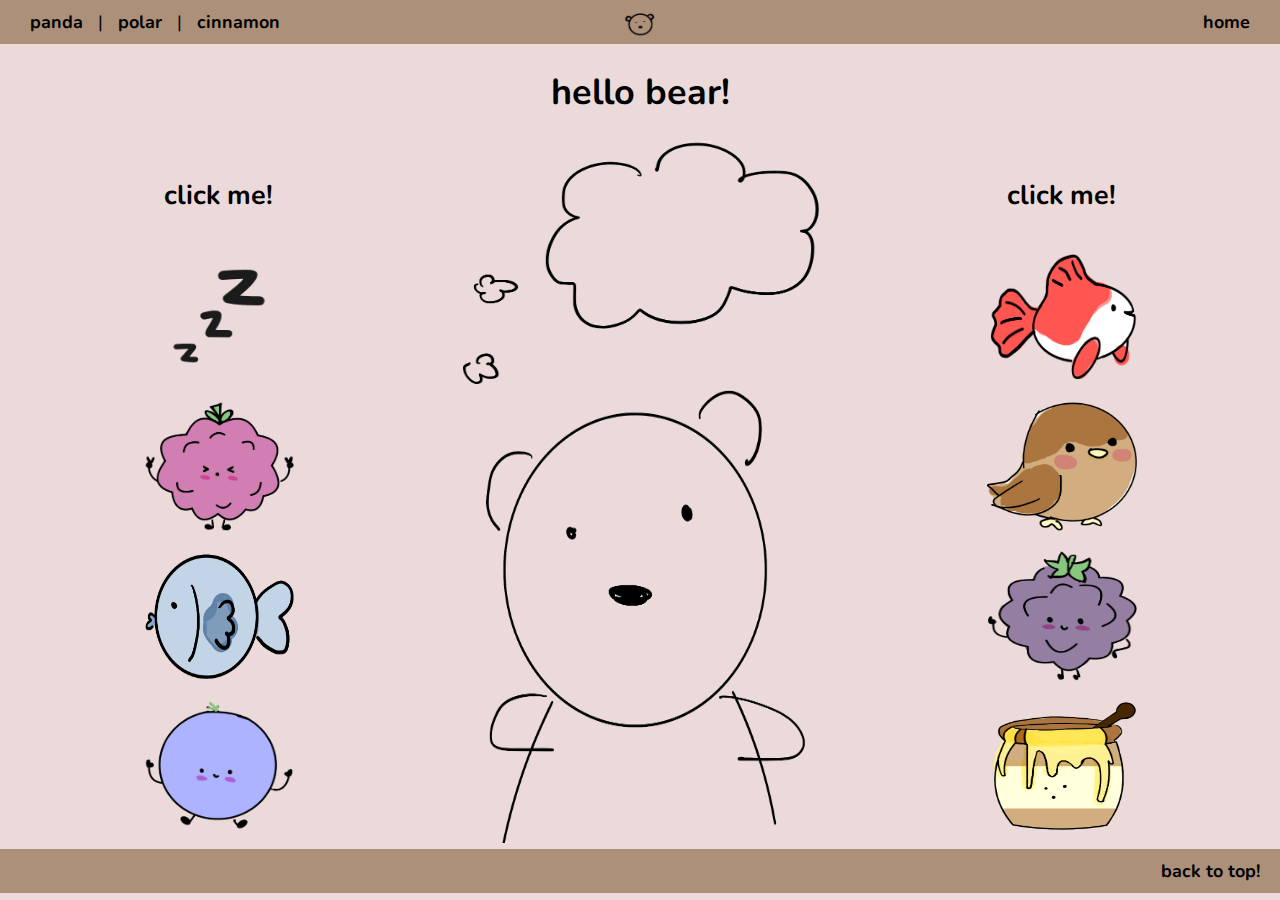
<file: index.html>
<!DOCTYPE html>
<html lang="en">
<head>
    <meta charset="UTF-8">
    <meta name="viewport" content="width=device-width, initial-scale=1.0">
    <!-- Link to Google Fonts for Nunito font -->
    <link href="https://fonts.googleapis.com/css2?family=Nunito:ital,wght@0,200..1000;1,200..1000&display=swap" rel="stylesheet">
    <!-- Link to CSS stylesheet -->
    <link rel="stylesheet" href="css/style.css">
    <!-- Page title -->
    <title>bear html</title>
    <!-- Navigation bar -->
    <nav class="index-nav">
        <div class="nav-site">
            <!-- Navigation links to different bear types -->
            <a href="panda.html">panda</a> |
            <a href="polar.html">polar</a> |
            <a href="cinnamon.html">cinnamon</a>
        </div>
        <!-- Bear logo -->
        <img class="logo" src="images/bearlogo.png" alt="silly bear logo face">

        <!-- Link to home page -->
        <a class="home-nav" href="index.html">home</a>
    </nav> 
    <!-- Header section -->
    <header>
        <h1>hello bear!</h1>
    </header>
</head>
<body class="index-body">   
    <!-- Main content -->
    <main>
        <div class="container">
            <!-- Clickable section 1 -->
            <div class="clickable-section">
                <h2>click me!</h2>
                <img class="click-img" src="images2/sleepingzzz.jpg" alt="sleeping symbol">
                <img class="click-img" src="images2/berry1.jpg" alt="cute drawing of pink berry">
                <img class="click-img" src="images2/fish2.jpg" alt="cute drawing of blue fish">
                <img class="click-img" src="images2/berry2.jpg" alt="cute drawing of blue berry">
            </div>
            <!-- Bear and Thought Bubble Image -->
            <div class="bear-area">
                <div class="cloud-container">
                    <img class="thinkcloud" src="images/thinkcloud.jpg" alt="cute drawing thought bubble">
                </div>
                <div class="bear-container">
                    <img class="bearthink" src="images/bearthink.jpg" alt="cute drawing of a bear">
                </div>
            </div>
            <!-- Clickable section 2 -->
            <div class="clickable-section">
                <h2>click me!</h2>
                <img class="click-img" src="images2/fish.jpg" alt="cute drawing of goldfish">
                <img class="click-img" src="images2/bird.jpg" alt="cute drawing of a brown bird">
                <img class="click-img" src="images2/berry3.jpg" alt="cute drawing of purple berry">
                <img class="click-img" src="images2/honey.jpg" alt="cute drawing of honey pot">
            </div>
        </div>
    </main>
    <!-- Footer section -->
    <footer class="index-footer">
        <a href="index.html">back to top!</a>
    </footer>

    <!-- Link to JavaScript -->
    <script src="javascript/index.js"></script>
</body>
</html>
</file>
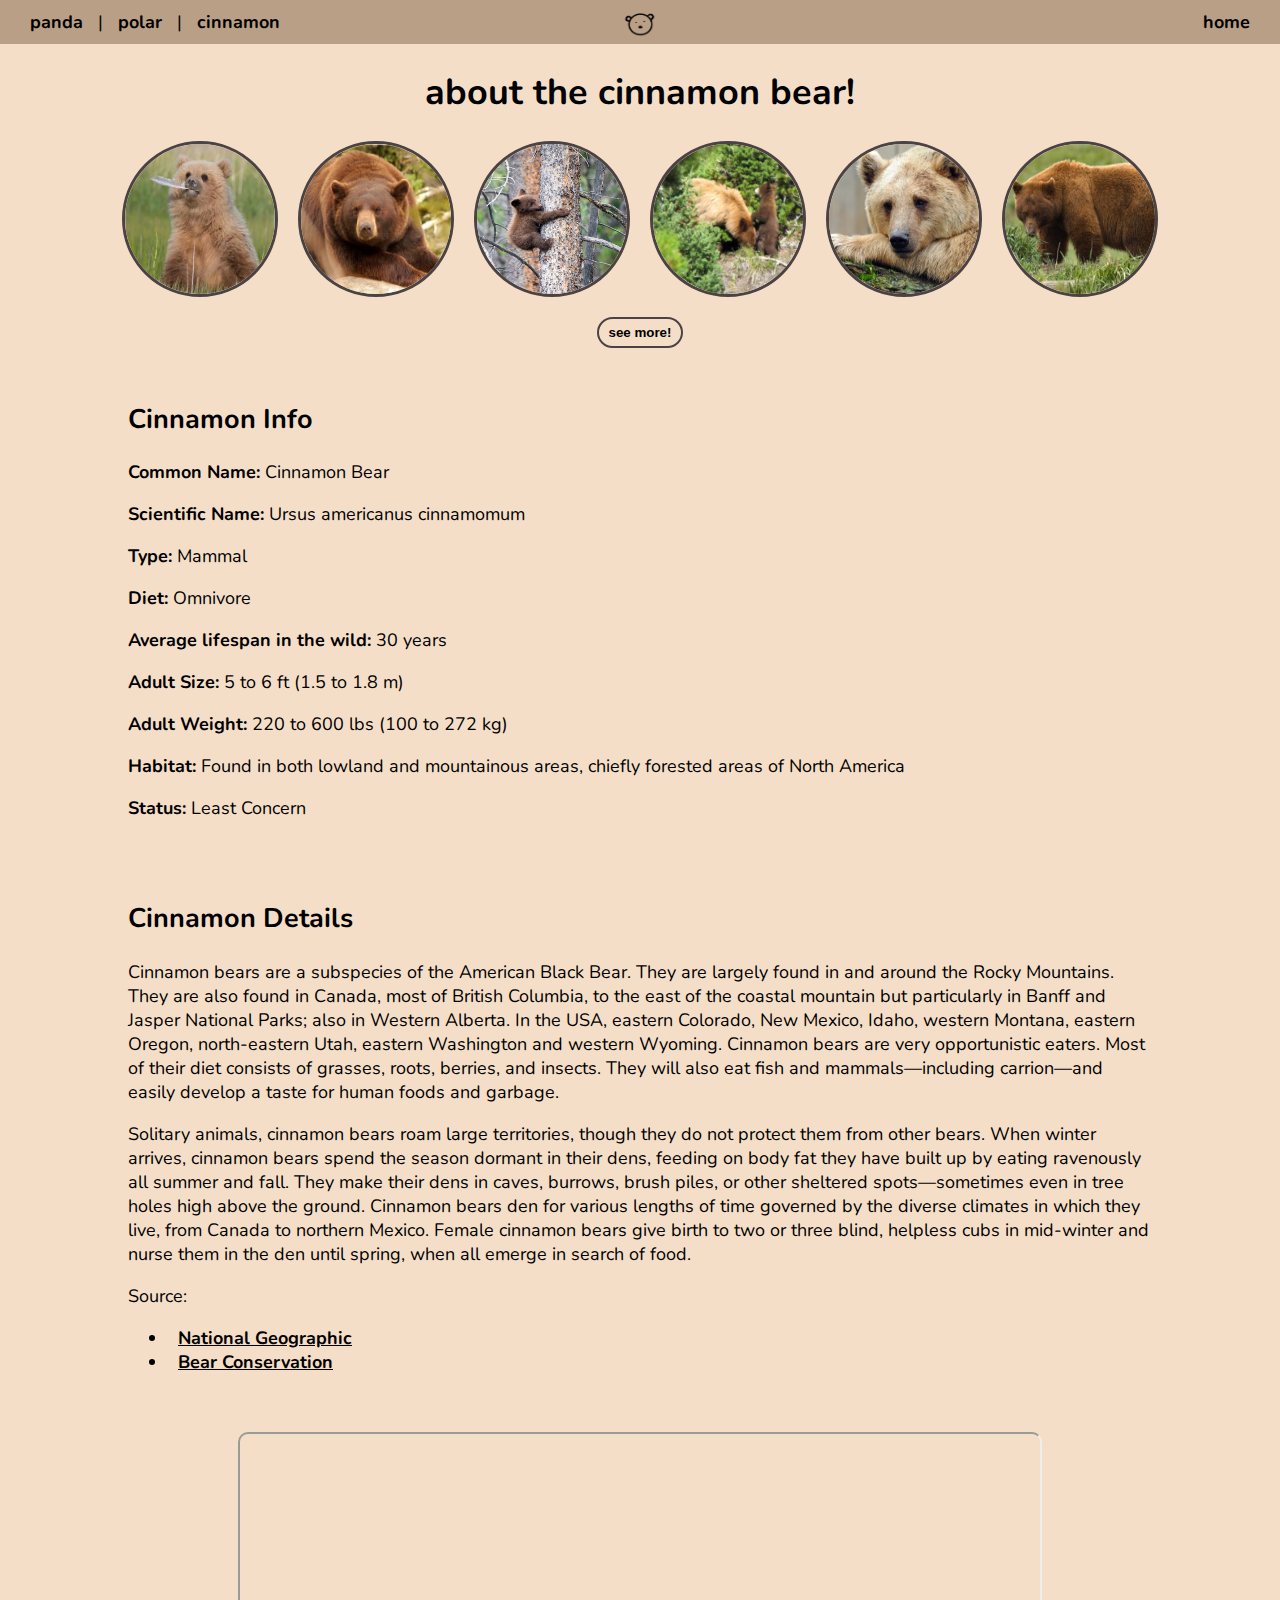
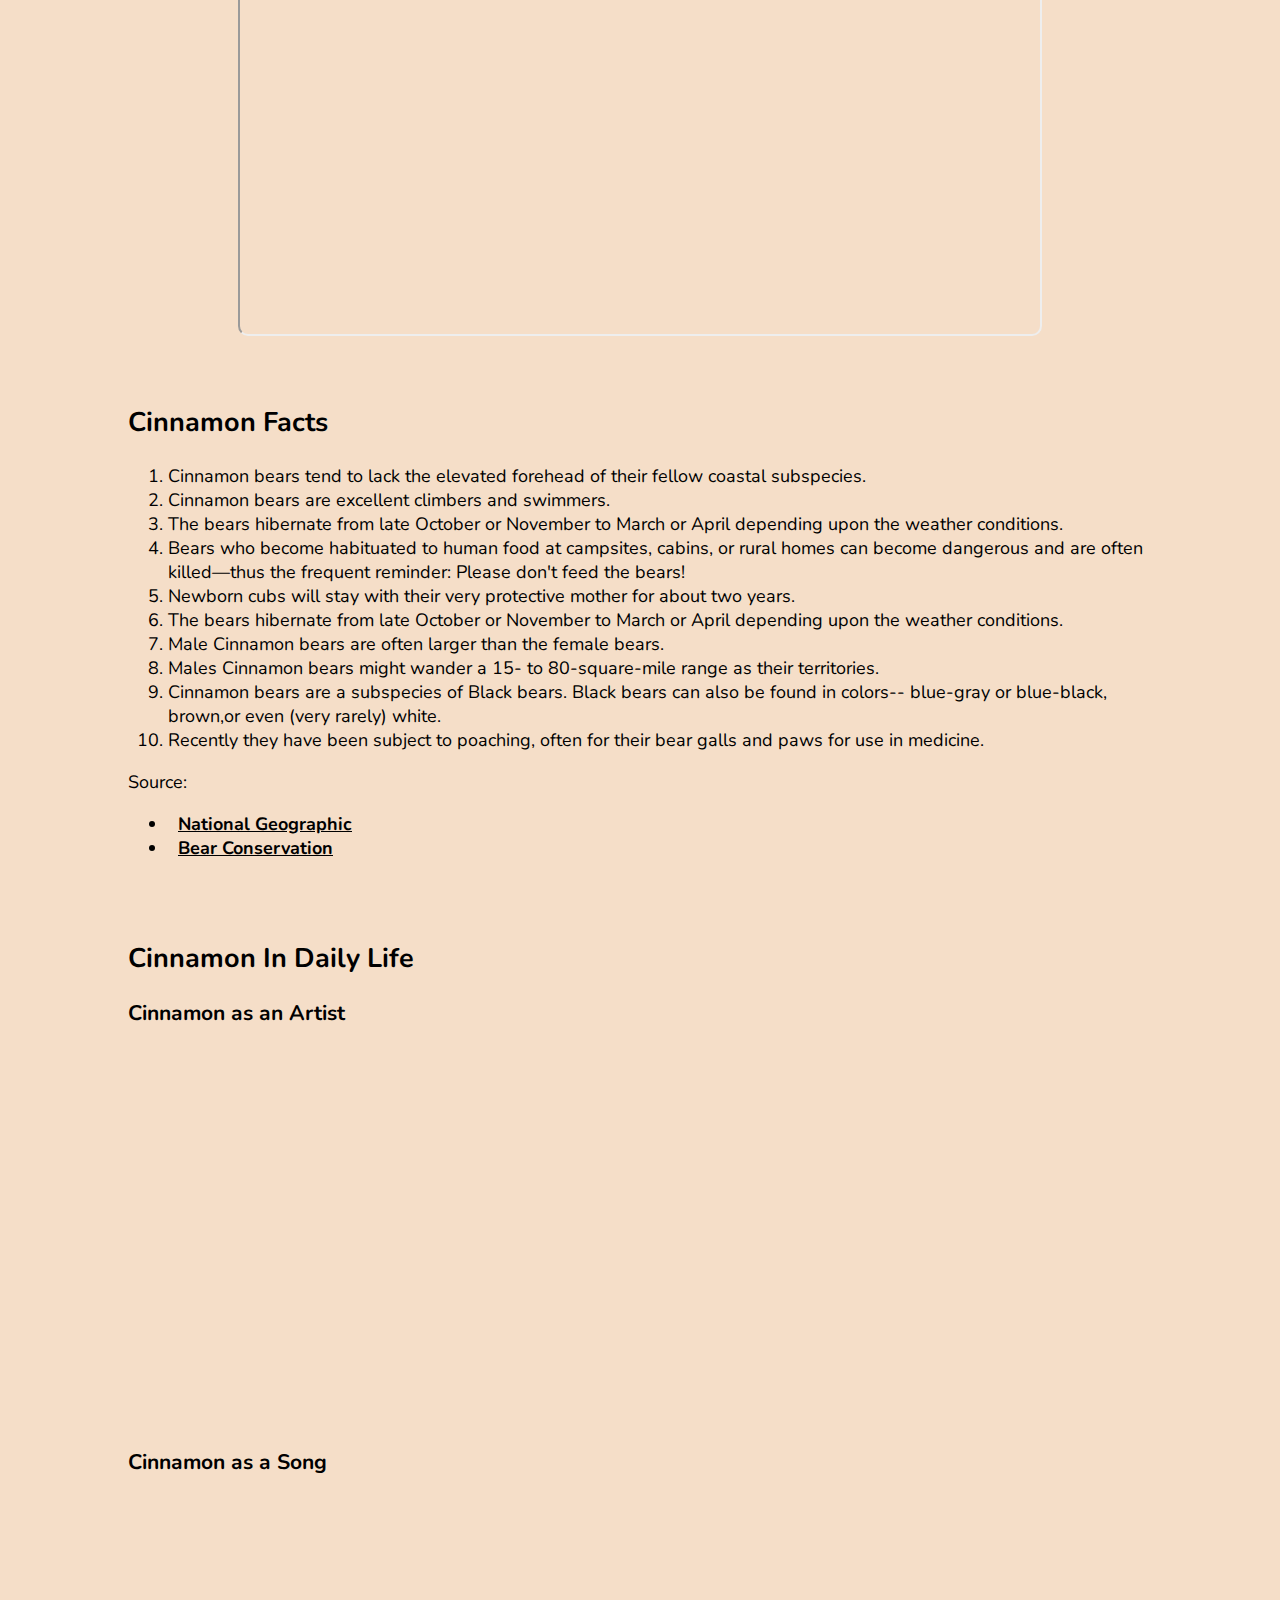
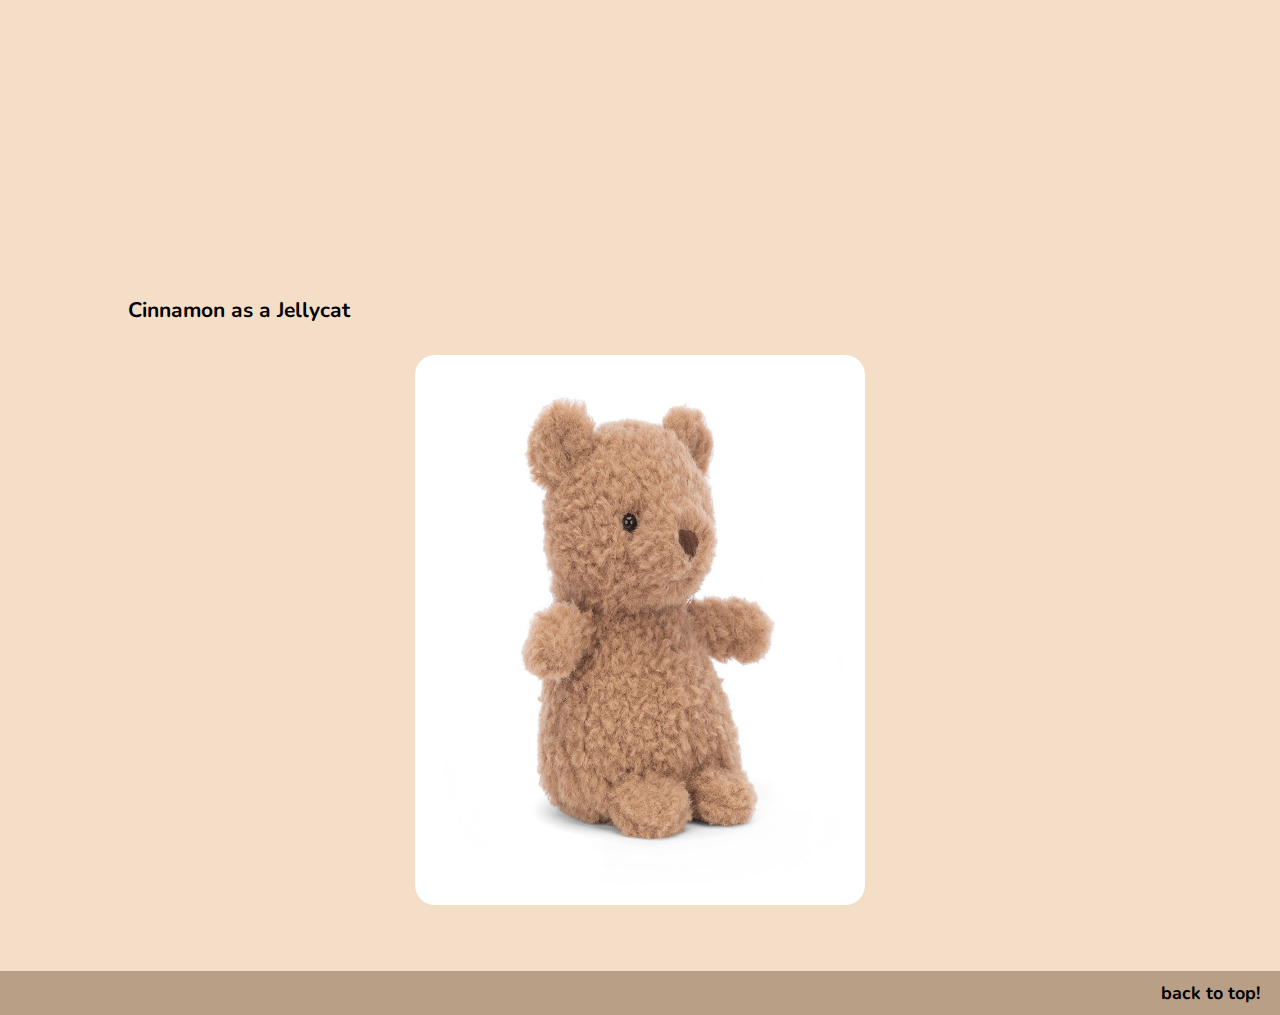
<file: cinnamon.html>
<!DOCTYPE html>
<html lang="en">
<head>
    <meta charset="UTF-8">
    <meta name="viewport" content="width=device-width, initial-scale=1.0">
    <!-- Link to Google Fonts for Nunito font -->
    <link href="https://fonts.googleapis.com/css2?family=Nunito:ital,wght@0,200..1000;1,200..1000&display=swap" rel="stylesheet">    
    <!-- Link to CSS stylesheet -->
    <link rel="stylesheet" href="css/style.css">
    <!-- Page title -->
    <title>cinnamon bear</title>
    <!-- Navigation Bar -->
    <nav class="cinnamon-nav">
        <div class="nav-site">
            <a href="panda.html">panda</a> |
            <a href="polar.html">polar</a> |
            <a href="cinnamon.html">cinnamon</a>
        </div>
        <img class="logo" src="images/bearlogo.png" alt="silly bear logo face">
        <a class="home-nav" href="index.html">home</a>
    </nav> 
    <!-- Header Section -->
    <header>
        <h1>about the cinnamon bear!</h1>
    </header>
</head>
<body class="cinnamon-body">
    <!-- Main Content -->
    <main>
        <section id="info">
            <!-- Image Slideshow for mobile ver. -->
            <div class="phone-container">
                <button class="w3-button w3-display-left" onclick="plusDivs(-1)">&#10094;</button>
                <img class="mySlides" src="images/cinnamon1.jpg" alt="baby cinnamon bear">
                <img class="mySlides" src="images/cinnamon2.jpg" alt="big cinnamon bear">
                <img class="mySlides" src="images/cinnamon3.jpg"  alt="baby cinnamon bear on tree">
                <img class="mySlides" src="images/cinnamon4.jpg" alt="baby and mama cinnamon bear">
                <img class="mySlides" src="images/cinnamon5.jpg" alt="sleepy cinnamon bear">
                <img class="mySlides" src="images/cinnamon6.jpg" alt="grown cinnamon bear">
                <img class="mySlides" src="images2/cinnamon11.jpg" alt="big cinnamon bear">
                <img class="mySlides" src="images2/cinnamon22.jpg" alt="cinnamon bear standing">
                <img class="mySlides" src="images2/cinnamon33.jpg"  alt="two cinnamon bears hugging tree">
                <img class="mySlides" src="images2/cinnamon44.jpg" alt="big cinnamon bear">
                <img class="mySlides" src="images2/cinnamon55.jpg" alt="two baby cinnamon bears walking">
                <img class="mySlides" src="images2/cinnamon66.jpg" alt="three cinnamon bears looking">
                <button class="w3-button w3-display-right" onclick="plusDivs(+1)">&#10095;</button>
            </div>
            <!-- Images for desktop ver. -->
            <div class="circle-container">
                <img class="circle" src="images/cinnamon1.jpg" alt="baby cinnamon bear" tabindex="0">
                <img class="circle" src="images/cinnamon2.jpg" alt="big cinnamon bear" tabindex="0">
                <img class="circle" src="images/cinnamon3.jpg" alt="baby cinnamon bear on tree" tabindex="0">
                <img class="circle" src="images/cinnamon4.jpg" alt="baby and mama cinnamon bear" tabindex="0">
                <img class="circle" src="images/cinnamon5.jpg" alt="sleepy cinnamon bear" tabindex="0">
                <img class="circle" src="images/cinnamon6.jpg" alt="grown cinnamon bear" tabindex="0">
            </div>
            <!-- Images for desktop ver. -->
            <div class="circle-container-two">
                <img class="circle" src="images2/cinnamon11.jpg" alt="big cinnamon bear" tabindex="0">
                <img class="circle" src="images2/cinnamon22.jpg" alt="cinnamon bear standing" tabindex="0">
                <img class="circle" src="images2/cinnamon33.jpg" alt="two cinnamon bears hugging tree" tabindex="0">
                <img class="circle" src="images2/cinnamon44.jpg" alt="big cinnamon bear" tabindex="0">
                <img class="circle" src="images2/cinnamon55.jpg" alt="two baby cinnamon bears walking" tabindex="0">
                <img class="circle" src="images2/cinnamon66.jpg" alt="three cinnamon bears looking" tabindex="0">
            </div>
            <!-- Button to see more info for images -->
            <button id="see-more">see more!</button>
            <!-- Cinnamon Facts Container -->
            <div class="facts" tabindex="0">
                <h2>Cinnamon Info</h2>
                <p>
                    Common Name: Cinnamon Bear
                </p>
                <p>
                    Scientific Name: Ursus americanus cinnamomum
                </p>
                <p>
                    Type: Mammal
                </p>
                <p>
                    Diet: Omnivore
                </p>
                <p>
                    Average lifespan in the wild: 30 years
                </p>
                <p>
                    Adult Size: 5 to 6 ft (1.5 to 1.8 m)
                </p>
                <p>
                    Adult Weight: 220 to 600 lbs (100 to 272 kg)
                </p>
                <p>
                    Habitat: Found in both lowland and mountainous areas, chiefly forested areas of North America
                </p>
                <p>
                    Status: Least Concern
                </p>
            </div>
            <!-- Cinnamon Details Container -->
            <div class="details" tabindex="0">
                <h2> Cinnamon Details</h2>
                <p>
                    Cinnamon bears are a subspecies of the American Black Bear. They are largely found in and around the Rocky 
                    Mountains. They are also found in Canada, most of British Columbia, to the east of the coastal mountain but particularly 
                    in Banff and Jasper National Parks; also in Western Alberta.  In the USA, eastern Colorado, New Mexico, Idaho,
                    western Montana, eastern Oregon, north-eastern Utah, eastern Washington and western Wyoming. Cinnamon bears are
                    very opportunistic eaters. Most of their diet consists of grasses, roots, berries, and insects. They will also
                    eat fish and mammals—including carrion—and easily develop a taste for human foods and garbage.
                </p>
                <p>
                    Solitary animals, cinnamon bears roam large territories, though they do not protect them from other bears. 
                    When winter arrives, cinnamon bears spend the season dormant 
                    in their dens, feeding on body fat they have built up by eating ravenously all summer and fall. They make their 
                    dens in caves, burrows, brush piles, or other sheltered spots—sometimes even in tree holes high above the ground. 
                    Cinnamon bears den for various lengths of time governed by the diverse climates in which they live, from Canada to 
                    northern Mexico. Female cinnamon bears give birth to two or three blind, helpless cubs in mid-winter and nurse them 
                    in the den until spring, when all emerge in search of food.
                </p>
                <p>
                    Source:
                    <ul>
                        <li><a href="https://www.nationalgeographic.com/animals/mammals/facts/american-black-bear?rnd=1732217540836&loggedin=true">National Geographic</a></li>
                        <li><a href="http://www.bearconservation.org.uk/american-black-bear-ursus-americanus-2/">Bear Conservation</a></li>
                    </ul>
                </p>
            </div>
            <!-- Cinnamon Youtube Embedded -->
            <div class="video" tabindex="0">
                <iframe class="embedded-video" aria-label="cinnamon video" src="https://www.youtube.com/embed/BQg2fuFrPAs" allowfullscreen></iframe>
            </div>
        </section>

        <section id="more-info">
            <!-- More Cinnamon Facts Container -->
            <div class="more-facts" tabindex="0">
                <h2>Cinnamon Facts</h2>
                <ol>
                    <li>Cinnamon bears tend to lack the elevated forehead of their fellow coastal subspecies.</li>
                    <li>Cinnamon bears are excellent climbers and swimmers.</li>
                    <li>The bears hibernate from late October or November to March or April depending upon the weather conditions.</li>
                    <li>Bears who become habituated to human food at campsites, cabins, or rural homes can become dangerous and are often killed—thus the frequent reminder: 
                        Please don't feed the bears!</li>
                    <li>Newborn cubs will stay with their very protective mother for about two years.</li>
                    <li>The bears hibernate from late October or November to March or April depending upon the weather conditions.</li>
                    <li>Male Cinnamon bears are often larger than the female bears.</li>
                    <li>Males Cinnamon bears might wander a 15- to 80-square-mile range as their territories.</li>
                    <li>Cinnamon bears are a subspecies of Black bears. Black bears can also be found in colors-- blue-gray or 
                        blue-black, brown,or even (very rarely) white.</li>
                    <li>Recently they have been subject to poaching, often for their bear galls and paws for use in medicine.</li>
                </ol>
                <p>
                    Source:
                    <ul>
                        <li><a href="https://www.nationalgeographic.com/animals/mammals/facts/american-black-bear?rnd=1732217540836&loggedin=true">National Geographic</a></li>
                        <li><a href="http://www.bearconservation.org.uk/american-black-bear-ursus-americanus-2/">Bear Conservation</a></li>
                    </ul>
                </p>
            </div>
            <!-- Panda Links Container -->
            <div class="links">
                <h2>Cinnamon In Daily Life</h2>
                <h3 class="reduce">Cinnamon as an Artist</h3>
                <!-- Spotify Artist Embedded-->
                <div class="video" tabindex="0">
                    <iframe 
                        class="spotify" 
                        aria-label="cinnamon artist" 
                        src="https://open.spotify.com/embed/artist/0mMxr1aCeaqVpAxdhDFx14?utm_source=generator" 
                        frameBorder="0">
                    </iframe>
                </div>
                
                <h3 class="reduce">Cinnamon as a Song</h3>
                <!-- Spotify Song Embedded-->
                <div class="video" tabindex="0">
                    <iframe 
                        class="spotify" 
                        aria-label="cinnamon song" 
                        src="https://open.spotify.com/embed/track/73W6McZjhfnmdmNMwarRvt?utm_source=generator"
                        frameBorder="0">
                    </iframe>
                </div>
                <h3>Cinnamon as a Jellycat</h3>
                <!-- Jellycat Cinnamon Linked -->
                <div class="video" tabindex="0">
                    <a href="https://us.jellycat.com/wee-bear/">
                        <img class="jellycat" src="images/jellycatcinnamon.jpg" alt="Jellycat Cinnamon">
                    </a>
            </div>
        </section>
    </main>

    <!-- Footer -->
    <footer class="cinnamon-footer">
        <a href="cinnamon.html">back to top!</a>
    </footer>
    <!-- Link to Javascript files -->
    <script src="javascript/code.js"></script>
    <script src="javascript/phone.js"></script>
</body>
</html>
</file>
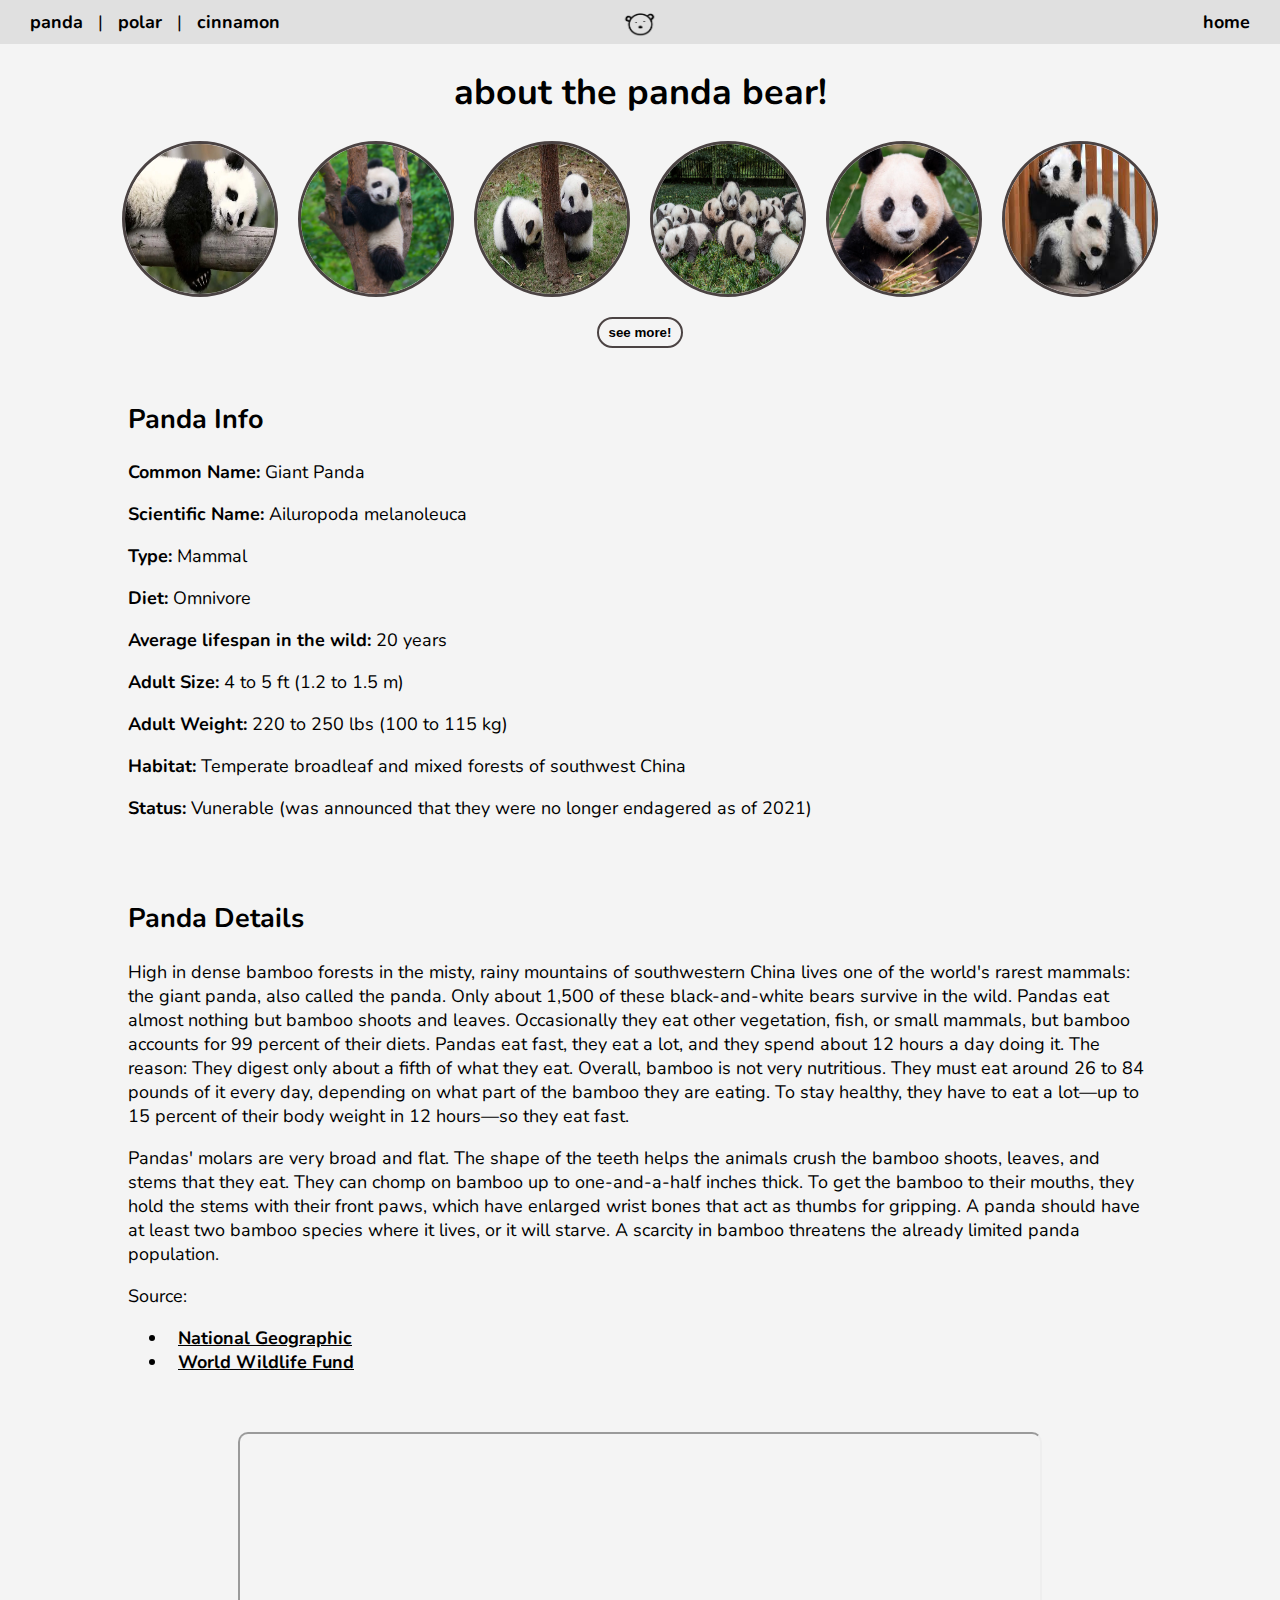
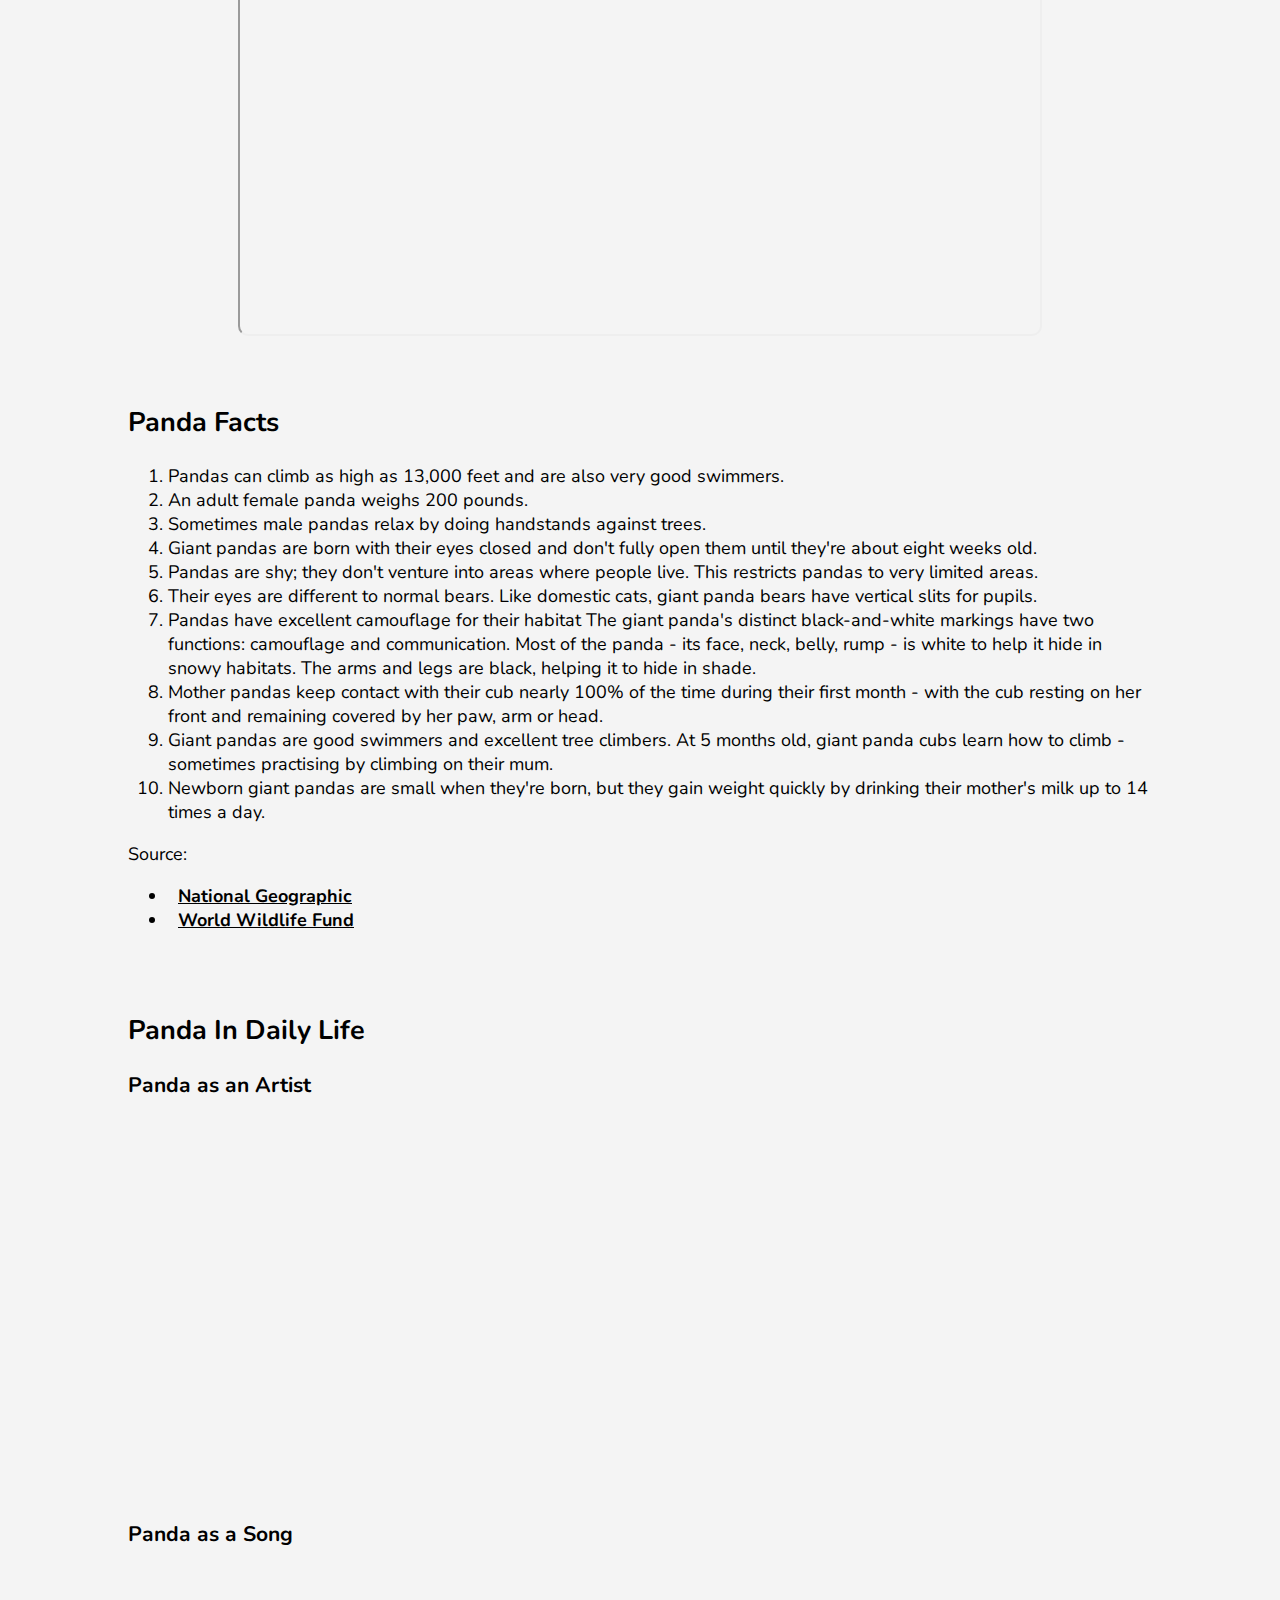
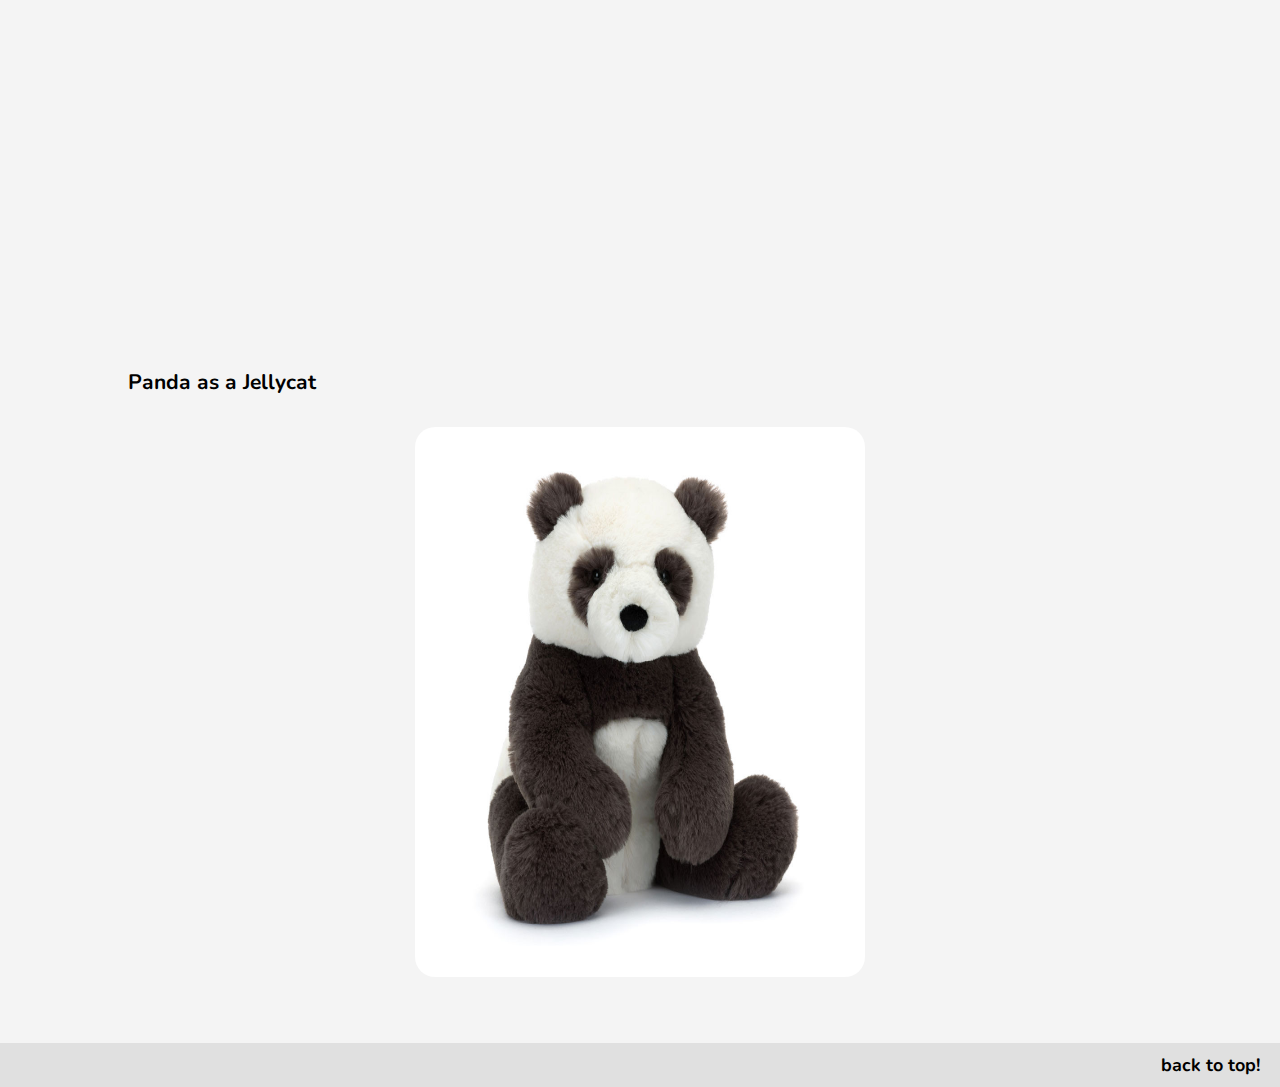
<file: panda.html>
<!DOCTYPE html>
<html lang="en">
<head>
    <meta charset="UTF-8">
    <meta name="viewport" content="width=device-width, initial-scale=1.0">
    <!-- Link to Google Fonts for Nunito font -->
    <link href="https://fonts.googleapis.com/css2?family=Nunito:ital,wght@0,200..1000;1,200..1000&display=swap" rel="stylesheet">
    <!-- Link to CSS stylesheet -->
    <link rel="stylesheet" href="css/style.css">
    <!-- Page title -->
    <title>panda bear</title>
    <!-- Navigation Bar -->
    <nav class="panda-nav">
        <div class="nav-site" id="panda-nav">
            <a href="panda.html">panda</a> |
            <a href="polar.html">polar</a> |
            <a href="cinnamon.html">cinnamon</a>
        </div>
        <img class="logo" id="panda-logo" src="images/bearlogo.png" alt="silly bear logo face">
        <a class="home-nav" id="panda-home" href="index.html">home</a>
    </nav> 
    <!-- Header Section -->
    <header>
        <h1>about the panda bear!</h1>
    </header>
</head>
<body class="panda-body">
    <!-- Main Content -->
    <main>
        <section id="info">
            <!-- Image Slideshow for mobile ver. -->
            <div class="phone-container">
                <button class="w3-button w3-display-left" onclick="plusDivs(-1)">&#10094;</button>
                <img class="mySlides" src="images/panda1.jpg" alt="panda sleeps on tree">
                <img class="mySlides" src="images/panda2.jpg" alt="panda hugs tree">
                <img class="mySlides" src="images/panda3.jpg" alt="two pandas playing">
                <img class="mySlides" src="images/panda4.jpg" alt="lots of pandas">
                <img class="mySlides" src="images/panda5.jpg" alt="panda stare">
                <img class="mySlides" src="images/panda6.jpg" alt="baby pandas playing">
                <img class="mySlides" src="images2/panda11.jpg" alt="panda eating bamboo">
                <img class="mySlides" src="images2/panda22.jpg" alt="panda laying down">
                <img class="mySlides" src="images2/panda33.jpg" alt="panda drinks some water">
                <img class="mySlides" src="images2/panda44.jpg" alt="panda rolling around">
                <img class="mySlides" src="images2/panda55.jpg" alt="baby panda falls of stage">
                <img class="mySlides" src="images2/panda66.jpg" alt="two pandas laying on each other">
                <button class="w3-button w3-display-right" onclick="plusDivs(+1)">&#10095;</button>
            </div>
            <!-- Images for desktop ver. -->
            <div class="circle-container">
                <img class="circle" src="images/panda1.jpg" alt="panda sleeps on tree" tabindex="0">
                <img class="circle" src="images/panda2.jpg" alt="panda hugs tree" tabindex="0">
                <img class="circle" src="images/panda3.jpg" alt="two pandas playing" tabindex="0">
                <img class="circle" src="images/panda4.jpg" alt="lots of pandas" tabindex="0">
                <img class="circle" src="images/panda5.jpg" alt="panda stare" tabindex="0">
                <img class="circle" src="images/panda6.jpg" alt="baby pandas playing" tabindex="0">
            </div>
            <!-- Images for desktop ver. -->
            <div class="circle-container-two">
                <img class="circle" src="images2/panda11.jpg" alt="panda eating bamboo" tabindex="0">
                <img class="circle" src="images2/panda22.jpg" alt="panda laying down" tabindex="0">
                <img class="circle" src="images2/panda33.jpg" alt="panda drinks some water" tabindex="0">
                <img class="circle" src="images2/panda44.jpg" alt="panda rolling around" tabindex="0">
                <img class="circle" src="images2/panda55.jpg" alt="baby panda falls of stage" tabindex="0">
                <img class="circle" src="images2/panda66.jpg" alt="two pandas laying on each other" tabindex="0">
            </div>
            <!-- Button to see more info for images -->
            <button class="panda-see" id="see-more">see more!</button>
            <!-- Panda Facts Container -->
            <div class="facts" tabindex="0">
                <h2>Panda Info</h2>
                <p>
                    Common Name: Giant Panda
                </p>
                <p>
                    Scientific Name: Ailuropoda melanoleuca
                </p>
                <p>
                    Type: Mammal
                </p>
                <p>
                    Diet: Omnivore
                </p>
                <p>
                    Average lifespan in the wild: 20 years
                </p>
                <p>
                    Adult Size: 4 to 5 ft (1.2 to 1.5 m)
                </p>
                <p>
                    Adult Weight: 220 to 250 lbs (100 to 115 kg)
                </p>
                <p>
                    Habitat: Temperate broadleaf and mixed forests of southwest China
                </p>
                <p>
                    Status: Vunerable (was announced that they were no longer endagered as of 2021)
                </p>
            </div>
            <!-- Panda Details Container -->
            <div class="details" tabindex="0">
                <h2> Panda Details</h2>
                <p>
                    High in dense bamboo forests in the misty, rainy mountains of southwestern China lives one of the world's rarest mammals: 
                    the giant panda, also called the panda. Only about 1,500 of these black-and-white bears survive in the wild. Pandas eat almost 
                    nothing but bamboo shoots and leaves. Occasionally they eat other vegetation, fish, or small mammals, 
                    but bamboo accounts for 99 percent of their diets. Pandas eat fast, they eat a lot, and they spend about 12 hours a day 
                    doing it. The reason: They digest only about a fifth of what they eat. Overall, bamboo is not very nutritious. They must eat around 26 to 
                    84 pounds of it every day, depending on what part of the bamboo they are eating. To stay healthy, they have to eat a lot—up 
                    to 15 percent of their body weight in 12 hours—so they eat fast. 
                </p>
                <p>
                    Pandas' molars are very broad and flat. The shape of the teeth helps the animals crush the bamboo shoots, leaves, 
                    and stems that they eat. They can chomp on bamboo up to one-and-a-half inches thick. To get the bamboo to their mouths, 
                    they hold the stems with their front paws, which have enlarged wrist bones that act as thumbs for gripping. A panda should 
                    have at least two bamboo species where it lives, or it will starve. A scarcity in bamboo threatens the already limited panda 
                    population.
                </p>
                <p>
                    Source:
                    <ul class="panda-link">
                        <li><a href="https://kids.nationalgeographic.com/animals/mammals/facts/giant-panda">National Geographic</a></li>
                        <li><a href="https://www.worldwildlife.org/species/giant-panda">World Wildlife Fund</a></li>
                    </ul>
                </p>
            </div>
            <!-- Panda Youtube Embedded  -->
            <div class="video" tabindex="0">
                <iframe class="embedded-video" aria-label="panda video" src="https://www.youtube.com/embed/sGF6bOi1NfA" allowfullscreen></iframe>
            </div>
        </section>

        <section id="more-info">
            <!-- More Panda Facts Container -->
            <div class="more-facts" tabindex="0">
                <h2>Panda Facts</h2>
                <ol>
                    <li>Pandas can climb as high as 13,000 feet and are also very good swimmers. </li>
                    <li>An adult female panda weighs 200 pounds.</li>
                    <li>Sometimes male pandas relax by doing handstands against trees. </li>
                    <li>Giant pandas are born with their eyes closed and don't fully open them until they're about eight weeks old.</li>
                    <li>Pandas are shy; they don't venture into areas where people live. This restricts pandas to very limited areas.</li>
                    <li>Their eyes are different to normal bears. Like domestic cats, giant panda bears have vertical slits for pupils.</li>
                    <li>Pandas have excellent camouflage for their habitat The giant panda's distinct black-and-white markings have 
                        two functions: camouflage and communication. Most of the panda - its face, neck, belly, rump - is white to 
                        help it hide in snowy habitats. The arms and legs are black, helping it to hide in shade.</li>
                    <li>Mother pandas keep contact with their cub nearly 100% of the time during their first month - with the cub 
                        resting on her front and remaining covered by her paw, arm or head.</li>
                    <li>Giant pandas are good swimmers and excellent tree climbers. At 5 months old, giant panda cubs learn how to 
                        climb - sometimes practising by climbing on their mum. </li>
                    <li>Newborn giant pandas are small when they're born, but they gain weight quickly by drinking their mother's 
                        milk up to 14 times a day.</li>
                </ol>
                <p>
                    Source:
                    <ul class="panda-link">
                        <li><a href="https://kids.nationalgeographic.com/animals/mammals/facts/giant-panda">National Geographic</a></li>
                        <li><a href="https://www.worldwildlife.org/species/giant-panda">World Wildlife Fund</a></li>
                    </ul>
                </p>
            </div>
            <!-- Panda Links Container -->
            <div class="links">
                <h2>Panda In Daily Life</h2>
                <h3 class="reduce">Panda as an Artist</h3>
                <!-- Spotify Artist Embedded -->
                <div class="video" tabindex="0">
                    <iframe 
                        class="spotify" 
                        aria-label="panda artist" 
                        src="https://open.spotify.com/embed/artist/1R84VlXnFFULOsWWV8IrCQ?utm_source=generator" 
                        frameBorder="0">
                    </iframe>
                </div>
                
                <h3 class="reduce">Panda as a Song</h3>
                <!-- Spotify Song Embedded -->
                <div class="video" tabindex="0">
                    <iframe 
                        class="spotify" 
                        aria-label="panda song" 
                        src="https://open.spotify.com/embed/track/275a9yzwGB6ncAW4SxY7q3?utm_source=generator" 
                        frameBorder="0">
                    </iframe>
                </div>
                <h3>Panda as a Jellycat</h3>
                <!-- Jellycat Panda Linked -->
                <div class="video" tabindex="0">
                    <a href="https://us.jellycat.com/harry-panda-cub/">
                        <img class="jellycat" src="images/jellycatpanda.jpg" alt="Jellycat Panda">
                    </a>
            </div>
        </section>
    </main>

    <!-- Footer -->
    <footer class="panda-footer">
        <a id="panda-footer" href="panda.html">back to top!</a>
    </footer>
    <!-- Link to JavaScript files -->
    <script src="javascript/code.js"></script>
    <script src="javascript/phone.js"></script>
</body>
</html>
</file>
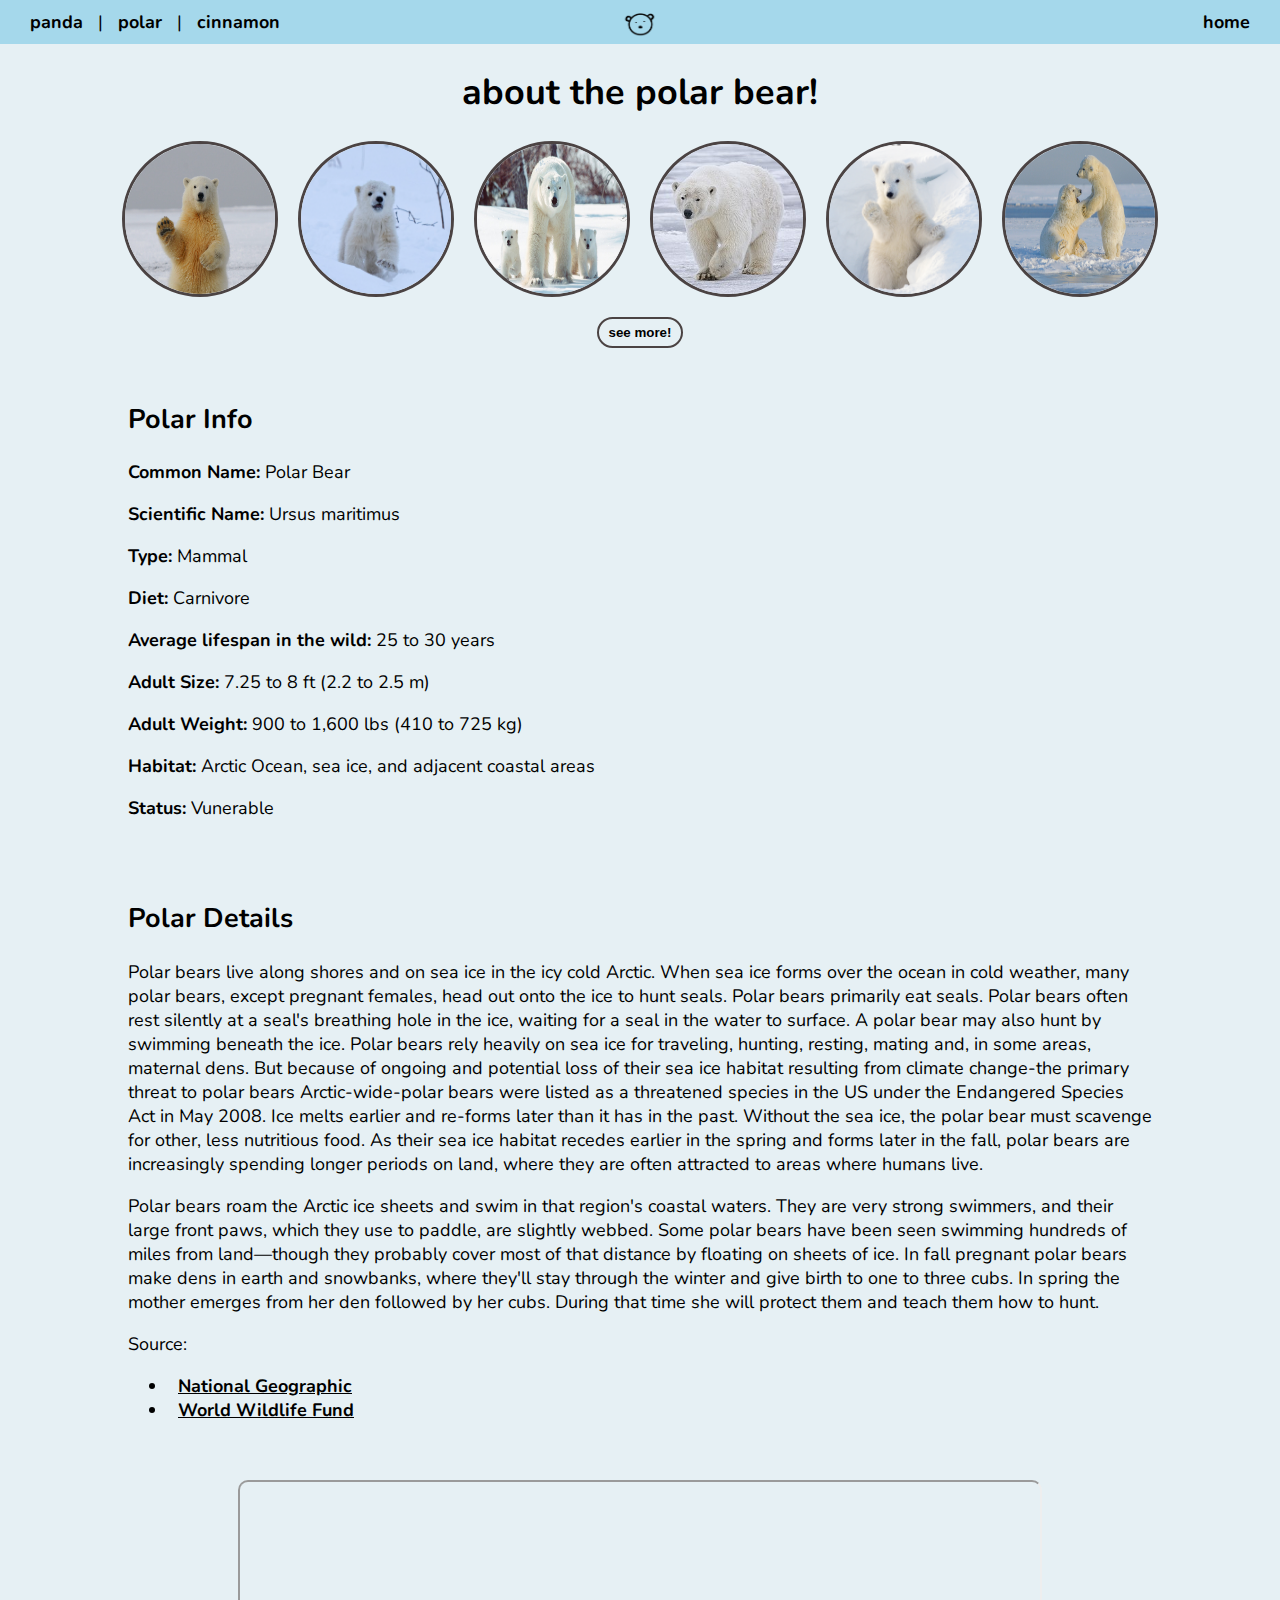
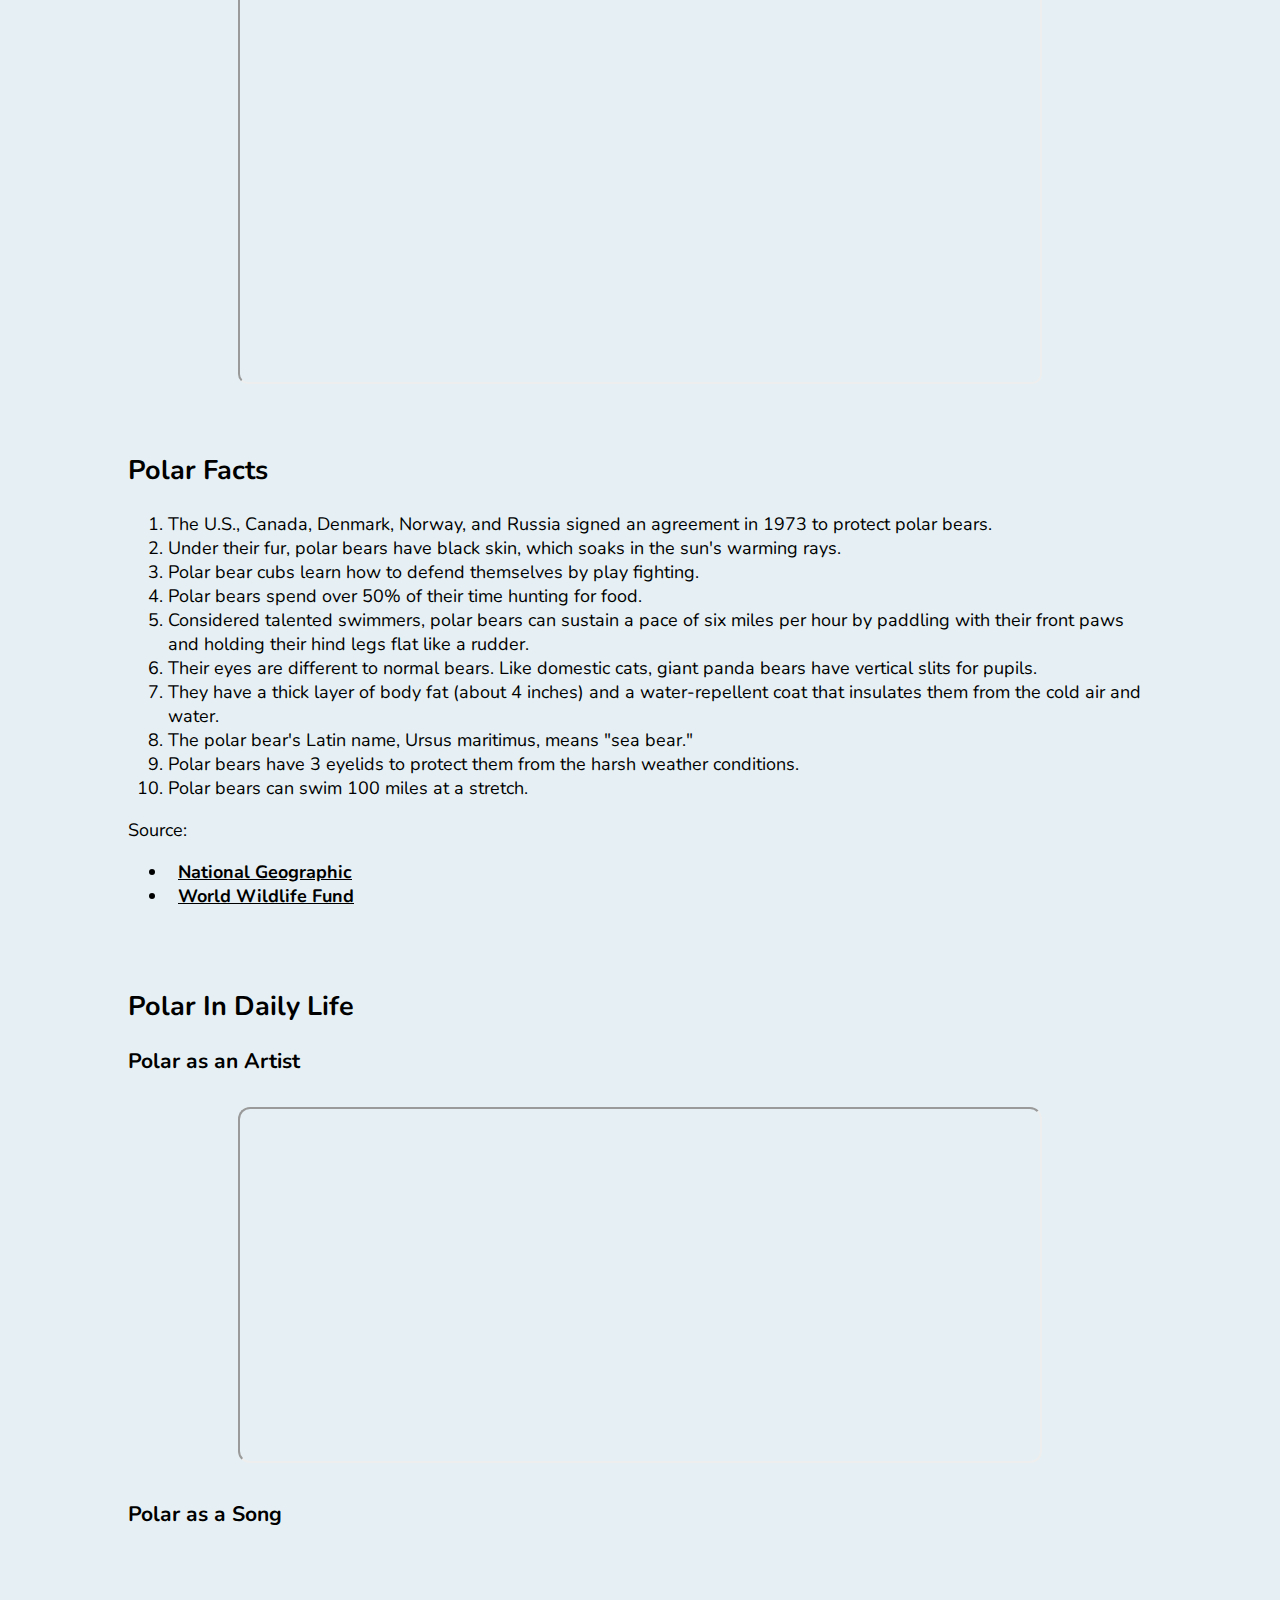
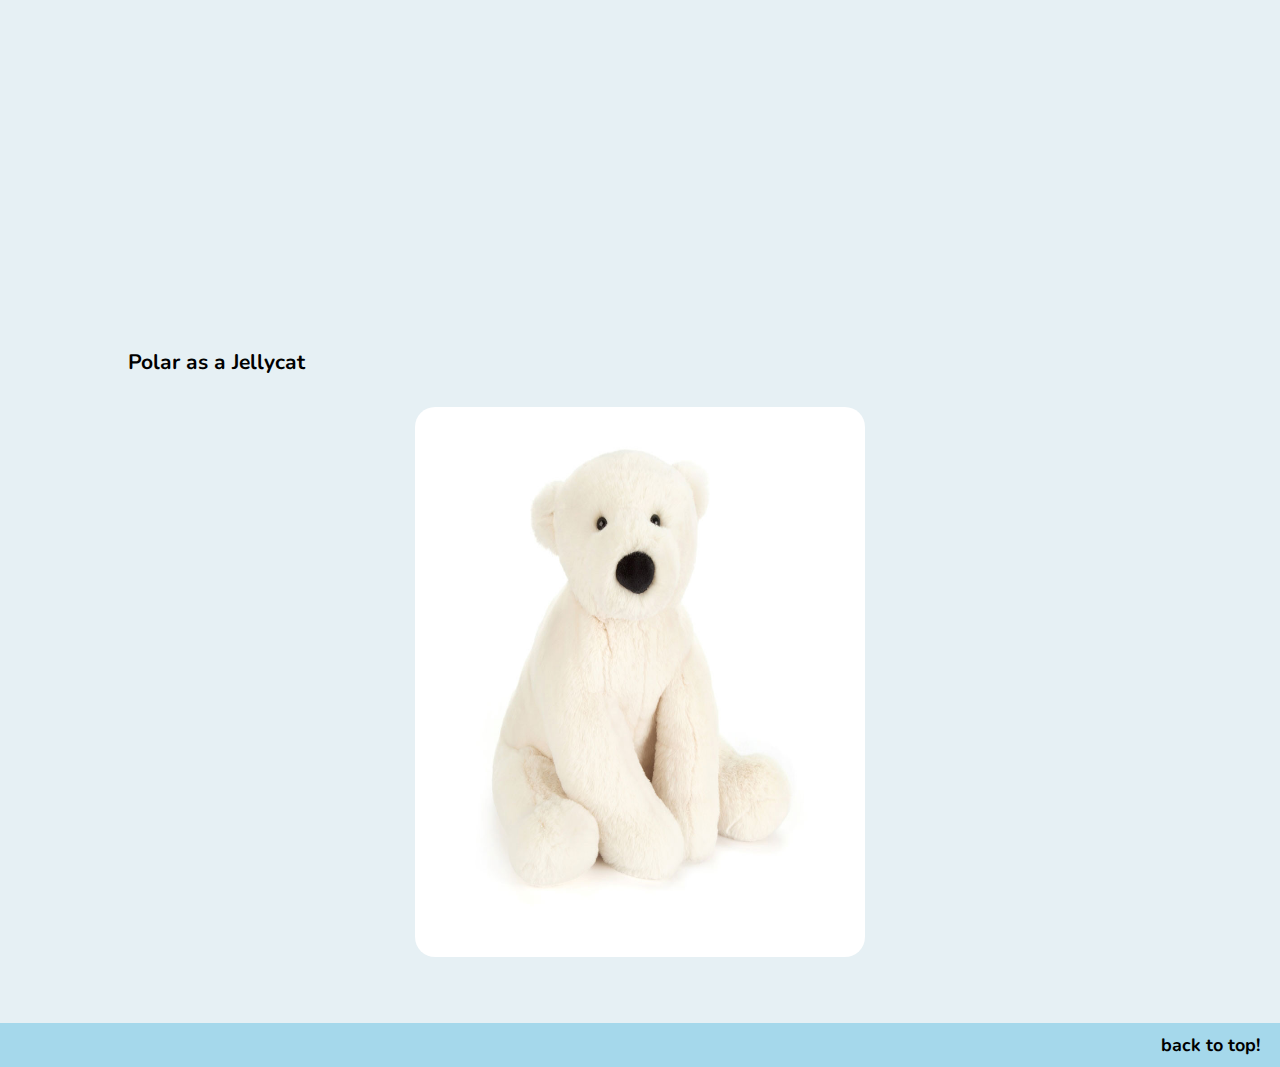
<file: polar.html>
<!DOCTYPE html>
<html lang="en">
<head>
    <meta charset="UTF-8">
    <meta name="viewport" content="width=device-width, initial-scale=1.0">
    <!-- Link to Google Fonts for Nunito font -->
    <link href="https://fonts.googleapis.com/css2?family=Nunito:ital,wght@0,200..1000;1,200..1000&display=swap" rel="stylesheet">    
    <!-- Link to CSS stylesheet -->
    <link rel="stylesheet" href="css/style.css">
    <!-- Page title -->
    <title>polar bear</title>
    <!-- Navigation Bar -->
    <nav class="polar-nav">
        <div class="nav-site">
            <a href="panda.html">panda</a> |
            <a href="polar.html">polar</a> |
            <a href="cinnamon.html">cinnamon</a>
        </div>
        <img class="logo" src="images/bearlogo.png" alt="silly bear logo face">
        <a class="home-nav" href="index.html">home</a>
    </nav> 
    <!-- Header Section -->
    <header>
        <h1>about the polar bear!</h1>
    </header>
</head>
<body class="polar-body">
    <!-- Main Content -->
    <main>
        <section id="info">
            <!-- Image Slideshow for mobile ver. -->
            <div class="phone-container">
                <button class="w3-button w3-display-left" onclick="plusDivs(-1)">&#10094;</button>
                <img class="mySlides" src="images/polar1.jpg" alt="polar bear says hi">
                <img class="mySlides" src="images/polar2.jpg" alt="baby polar bear">
                <img class="mySlides" src="images/polar3.jpg" alt="polar mama and babies">
                <img class="mySlides" src="images/polar4.jpg" alt="lots of polar bears">
                <img class="mySlides" src="images/polar5.jpg" alt="polar bear says hi two">
                <img class="mySlides" src="images/polar6.jpg" alt="baby polar bears playing">
                <img class="mySlides" src="images2/polar11.jpg" alt="polar bear walking">
                <img class="mySlides" src="images2/polar22.jpg" alt="baby polar bear sticks tongue out">
                <img class="mySlides" src="images2/polar33.jpg" alt="baby polar bear looking up">
                <img class="mySlides" src="images2/polar44.jpg" alt="polar bear sticking out of hole">
                <img class="mySlides" src="images2/polar55.jpg" alt="polar bear standing up on two legs">
                <img class="mySlides" src="images2/polar66.jpg" alt="baby polar rolling around">
                <button class="w3-button w3-display-right" onclick="plusDivs(+1)">&#10095;</button>
            </div>
            <!-- Image for desktop ver. -->
            <div class="circle-container">
                <img class="circle" src="images/polar1.jpg" alt="polar bear says hi" tabindex="0">
                <img class="circle" src="images/polar2.jpg" alt="baby polar bear" tabindex="0">
                <img class="circle" src="images/polar3.jpg" alt="polar mama and babies" tabindex="0">
                <img class="circle" src="images/polar4.jpg" alt="lots of polar bears" tabindex="0">
                <img class="circle" src="images/polar5.jpg" alt="polar bear says hi two" tabindex="0">
                <img class="circle" src="images/polar6.jpg" alt="baby polar bears playing" tabindex="0">
            </div>
            <!-- Images for desktop ver. -->
            <div class="circle-container-two">
                <img class="circle" src="images2/polar11.jpg" alt="polar bear walking" tabindex="0">
                <img class="circle" src="images2/polar22.jpg" alt="baby polar bear sticks tongue out" tabindex="0">
                <img class="circle" src="images2/polar33.jpg" alt="baby polar bear looking up" tabindex="0">
                <img class="circle" src="images2/polar44.jpg" alt="polar bear sticking out of hole" tabindex="0">
                <img class="circle" src="images2/polar55.jpg" alt="polar bear standing up on two legs" tabindex="0">
                <img class="circle" src="images2/polar66.jpg" alt="baby polar rolling around" tabindex="0">
            </div>
            <!-- Button to see more info for images -->
            <button id="see-more">see more!</button>
            <!-- Polar Facts Container -->
            <div class="facts" tabindex="0">
                <h2>Polar Info</h2>
                <p>
                    Common Name: Polar Bear
                </p>
                <p>
                    Scientific Name: Ursus maritimus
                </p>
                <p>
                    Type: Mammal
                </p>
                <p>
                    Diet: Carnivore
                </p>
                <p>
                    Average lifespan in the wild: 25 to 30 years
                </p>
                <p>
                    Adult Size: 7.25 to 8 ft (2.2 to 2.5 m)
                </p>
                <p>
                    Adult Weight: 900 to 1,600 lbs (410 to 725 kg)
                </p>
                <p>
                    Habitat: Arctic Ocean, sea ice, and adjacent coastal areas
                </p>
                <p>
                    Status: Vunerable 
                </p>
            </div>
            <!-- Polar Details Container -->
            <div class="details" tabindex="0">
                <h2>Polar Details</h2>
                <p>
                    Polar bears live along shores and on sea ice in the icy cold Arctic. When sea ice forms over the ocean in 
                    cold weather, many polar bears, except pregnant females, head out onto the ice to hunt seals. Polar bears primarily 
                    eat seals. Polar bears often rest silently at a seal's breathing hole in the ice, waiting for a seal in the 
                    water to surface. A polar bear may also hunt by swimming beneath the ice. Polar bears rely heavily on sea ice for traveling, 
                    hunting, resting, mating and, in some areas, maternal dens. But because of ongoing and potential loss of their 
                    sea ice habitat resulting from climate change-the primary threat to polar bears Arctic-wide-polar bears were listed as a 
                    threatened species in the US under the Endangered Species Act in May 2008. Ice melts earlier and re-forms later than it 
                    has in the past. Without the sea ice, the polar bear must scavenge for other, less nutritious food. As their sea ice habitat 
                    recedes earlier in the spring and forms later in the fall, polar bears are increasingly spending longer periods on land, 
                    where they are often attracted to areas where humans live. 
                </p>
                <p>
                    Polar bears roam the Arctic ice sheets and swim in that region's coastal waters. They are very strong swimmers, 
                    and their large front paws, which they use to paddle, are slightly webbed. Some polar bears have been seen swimming hundreds 
                    of miles from land—though they probably cover most of that distance by floating on sheets of ice. In fall 
                    pregnant polar bears make dens in earth and snowbanks, where they'll stay through the winter and give birth 
                    to one to three cubs. In spring the mother emerges from her den followed by her cubs. During that time she 
                    will protect them and teach them how to hunt. 
                </p>
                <p>
                    Source:
                    <ul>
                        <li><a href="https://kids.nationalgeographic.com/animals/mammals/facts/polar-bear">National Geographic</a></li>
                        <li><a href="https://www.worldwildlife.org/species/polar-bear">World Wildlife Fund</a></li>
                    </ul>
                </p>
            </div>
            <!-- Polar Youtube Embedded -->
            <div class="video" tabindex="0">
                <iframe class="embedded-video" aria-label="panda video" src="https://www.youtube.com/embed/HmnKbBmYii8" allowfullscreen></iframe>
            </div>
        </section>

        <section id="more-info">
            <!-- More Polar Facts Container -->
            <div class="more-facts" tabindex="0">
                <h2>Polar Facts</h2>
                <ol>
                    <li>The U.S., Canada, Denmark, Norway, and Russia signed an agreement in 1973 to protect polar bears.</li>
                    <li>Under their fur, polar bears have black skin, which soaks in the sun's warming rays.</li>
                    <li>Polar bear cubs learn how to defend themselves by play fighting.</li>
                    <li>Polar bears spend over 50% of their time hunting for food.</li>
                    <li>Considered talented swimmers, polar bears can sustain a pace of six miles per hour by paddling with their 
                        front paws and holding their hind legs flat like a rudder.</li>
                    <li>Their eyes are different to normal bears. Like domestic cats, giant panda bears have vertical slits for pupils.</li>
                    <li>They have a thick layer of body fat (about 4 inches) and a water-repellent coat that insulates them from the cold air and water.</li>
                    <li>The polar bear's Latin name, Ursus maritimus, means "sea bear."</li>
                    <li>Polar bears have 3 eyelids to protect them from the harsh weather conditions.</li>
                    <li>Polar bears can swim 100 miles at a stretch.</li>
                </ol>
                <p>
                    Source:
                    <ul>
                        <li><a href="https://kids.nationalgeographic.com/animals/mammals/facts/polar-bear">National Geographic</a></li>
                        <li><a href="https://www.worldwildlife.org/species/polar-bear">World Wildlife Fund</a></li>
                    </ul>
                </p>
            </div>
            <!-- Polar Links Container -->
            <div class="links">
                <h2>Polar In Daily Life</h2>
                <h3 class="reduce">Polar as an Artist</h3>
                <!-- Spotify Artist Embedded -->
                <div class="video" tabindex="0">
                    <iframe 
                        class="spotify" 
                        aria-label="polar artist" 
                        src="https://open.spotify.com/embed/artist/7CWRzDWFh2yZajpEwvJxPk?utm_source=generator">
                    </iframe>
                </div>
                
                <h3 class="reduce">Polar as a Song</h3>
                <!-- Spotify Song Embedded -->
                <div class="video" tabindex="0">
                    <iframe 
                        class="spotify" 
                        aria-label="polar song" 
                        src="https://open.spotify.com/embed/track/4WketqLbdjTmdWyqB44AJm?utm_source=generator"
                        frameBorder="0">
                    </iframe>
                </div>
                <h3>Polar as a Jellycat</h3>
                <!-- Jellycat Panda Linked -->
                <div class="video" tabindex="0">
                    <a href="https://us.jellycat.com/perry-polar-bear/">
                        <img class="jellycat" src="images/jellycatpolar.jpg" alt="Jellycat Polar">
                    </a>
            </div>
        </section>
    </main>

    <!-- Footer -->
    <footer class="polar-footer">
        <a href="polar.html">back to top!</a>
    </footer>
    <!-- Link to JavaScript files -->
    <script src="javascript/code.js"></script>
    <script src="javascript/phone.js"></script>
</body>
</html>
</file>
<file: css/style.css>
/* General body styling */
body {
    font-family: 'Nunito', sans-serif; /* Sets the font family for the entire body */
    font-size: 18px; /* Default font size */
    text-align: center; /* Centers text alignment */
    margin: 0; /* Removes default margin */
    padding: 0; /* Removes default padding */
}

/* Navigation bar styling */
nav {
    padding: 10px 20px; /* Adds padding inside the nav bar */
    display: flex; /* Uses flexbox layout */
    align-items: center; /* Centers items vertically */
    justify-content: space-between; /* Spaces items evenly across the nav */
    position: sticky; /* Keeps the nav bar fixed at the top while scrolling */
    top: 0; /* Sets the top position */
    z-index: 100; /* Ensures the nav bar appears above other elements */
}

/* Background styling for different sections/pages */
.index-body {
    background-color: #ecdada; /* Light pink background for index page */
}

.index-nav, .index-footer {
    background-color: #ad907a; /* Brown background for nav and footer on index page */
}

.panda-body {
    background-color: #f4f4f4; /* Light gray background for panda section */
}

.panda-nav, .panda-footer {
    background-color: #e0e0e0; /* Light gray background for nav and footer in panda section */
}

.polar-body {
    background-color: #e6f0f4; /* Light blue background for polar section */
}

.polar-nav, .polar-footer {
    background-color: #a5d8eb; /* Sky blue background for nav and footer in polar section */
}

.cinnamon-body {
    background-color: #f5dec8; /* Beige background for cinnamon section */
}

.cinnamon-nav, .cinnamon-footer {
    background-color: #ba9f87; /* Light brown background for nav and footer in cinnamon section */
}

/* Navigation alignment */
.nav-site:last-of-type {
    margin-right: auto; /* Pushes the info nav links to the left */
}

.home-nav {
    margin-left: auto; /* Pushes home nav to the right */
}

/* Logo styling */
.logo {
    width: 50px; /* Logo width */
    height: 30px; /* Logo height */
    display: none; /* Hidden by default */
    position: absolute; /* Positions the logo in relation to the nav */
    left: 50%; /* Centers the logo horizontally */
    transform: translateX(-50%); /* Further adjusts to center accurately */
}

/* Styling for links */
nav a, ul a {
    color: #000; /* Black text color */
    font-weight: bold; /* Makes text bold */
    margin: 0 10px; /* Adds horizontal spacing between links */
}

nav a {
    text-decoration: none; /* Removes underline from links */
}

/* Grid container styling */
.circle-container, .circle-container-two {
    grid-template-columns: repeat(6, 1fr); /* Six equal columns */
    gap: 20px; /* Spacing between grid items */
    justify-content: center; /* Centers grid horizontally */
    margin: 20px 0; /* Adds vertical spacing */
    width: fit-content; /* Adjusts grid size to fit its content */
    margin-left: auto; /* Centers grid horizontally */
    margin-right: auto; /* Centers grid horizontally */
}

/* Centering content inside phone container */
.phone-container {
    display: flex; /* Uses flexbox layout */
    justify-content: center; /* Centers items horizontally */
    align-items: center; /* Centers items vertically */
    gap: 20px; /* Adds spacing between items */
    position: relative;
    margin: auto; /* Centers container */
}

/* Hides elements for mobile view */
.circle-container, .circle-container-two, #see-more {
    display: none;
}

/* Button styling */
button {
    color: #000; /* Black text color */
    background-color: inherit; /* Inherits background from parent */
    border: 2px solid #4b4343; /* Dark border color */
    border-radius: 20px; /* Rounded corners */
    padding: 6px 10px; /* Button padding */
    font-weight: bold; /* Bold text */
}

/* Circle and slideshow styling */
.circle, .mySlides {
    width: 150px; /* Circle width */
    height: 150px; /* Circle height */
    border: 3px solid #4b4343; /* Dark border color */
    border-radius: 50%; /* Makes it circular */
    display: flex; /* Uses flexbox */
    align-items: center; /* Centers items vertically */
    justify-content: center; /* Centers items horizontally */
}

/* Styling for links in various containers */
.nav-site a, .home-nav, footer a {
    display: inline-block;
}

/* Hover effects for interactive elements */
.circle, .nav-site a, .home-nav, button, footer a, .click-img {
    transition: transform 0.3s ease-in-out; /* Adds a smooth scaling animation */
}

.circle:hover, .circle:focus, .nav-site a:hover, .nav-site a:focus, .home-nav:hover, .home-nav:focus, footer a:hover, 
footer a:focus, .click-img:hover, .click-img:focus {
    transform: scale(1.1); /* Enlarges the element on hover */
}

button:hover, button:focus, .facts:hover, .more-facts:hover, .details:hover, .embedded-video:hover, .jellycat:hover, 
.spotify:hover, .links:hover {
    transform: scale(1.03); /* Slightly enlarges button and content items on hover but by not as much*/
}

/* Styling for the containers */
.facts, .details, .video, .more-facts, .links {
    margin: 20px auto; /* Centers content vertically and horizontally */
    padding: 10px; /* Adds padding inside content containers */
    width: 80%; /* Limits width to 80% of parent */
    text-align: left; /* Left-aligns text */
}

/* Common styles for containers */
.facts, .more-facts, .details, .embedded-video, .jellycat, .spotify, .links {
    transition: transform 0.4s ease, box-shadow 0.4s ease; /* Adds scaling and shadow animation */
    border-radius: 10px; /* Rounded corners */
}

/* Hover effects for scaling and shadow */
.facts:hover, .more-facts:hover, .details:hover, .embedded-video:hover, .jellycat:hover, .spotify:hover, .links:hover {
    box-shadow: 0 8px 15px rgba(0, 0, 0, 0.2); /* Adds shadow effect on hover */
}

/* Footer styling */
footer {
    background-color: #f4f4f4; /* Light gray background */
    padding: 10px; /* Padding inside footer */
    bottom: 0; /* Aligns footer at the bottom */
    box-sizing: border-box; /* Includes padding in element width */
    text-align: right; /* Aligns text to the right */
}

footer a {
    text-decoration: none; /* Removes underline from footer links */
    font-weight: bold; /* Makes text bold */
    color: #000; /* Black text color */
    margin-right: 10px; /* Adds spacing between footer links */
}

/* Styling for embedded video */
.embedded-video {
    width: 350; /* Video width */
    height: 200px; /* Video height */
}

/* Centering for video container */
.video {
    text-align: center;
}

/* Styling for Spotify widget */
.spotify {
    border-radius: 12px; /* Rounded corners */
    width: 300px; /* Widget width */
    height: 352px; /* Widget height */
}

/* Styling for Jellycat widget */
.jellycat {
    width: 300px; /* Widget width */
    height: 400px; /* Widget height */
    border-radius: 20px; /* Rounded corners */
}

/* Styling for "bear think" images */
.bearthink {
    width: 438px; /* Image width */
    height: 653px; /* Image height */
}

.thinkcloud {
    display: none; /* Hidden by default */
    width: 366px; /* Image width */
    height: 243px; /* Image height */
}

/* Grid layout for containers */
.container {
    display: grid; /* Uses grid layout */
    grid-template-columns: 1fr auto 1fr; /* Defines three columns */
    align-items: center; /* Centers items vertically */
    gap: 20px; /* Adds spacing between columns */
}

/* Styling for clickable images */
.click-img {
    width: 150px; /* Image width */
    height: 130px; /* Image height */
    padding: 5px; /* Adds padding around image */
}

/* Grid layout for hidden sections */
.clickable-section {
    display: none; /* Hidden by default */
    grid-template-columns: repeat(1, 1fr); /* Single-column layout */
    justify-items: center; /* Centers content horizontally */
    gap: 10px; /* Adds spacing between items */
}

/* Positioning for overlay images */
.cloud-container {
    position: relative; /* Creates a positioning context */
}

.overlay-image {
    position: absolute; /* Positions overlay image */
    top: 40%; /* Vertical position adjustment */
    left: 60%; /* Horizontal position adjustment */
    transform: translate(-50%, -50%); /* Centers overlay */
    pointer-events: auto; /* Ensures clicks work on the overlay */
    width: 180px; /* Overlay width */
    height: 130px; /* Overlay height */
}

/* Responsive design: larger screens */
@media (min-width: 720px) {
    .logo {
        display: block; /* Displays logo on larger screens */
    }

    #see-more, .thinkcloud {
        display: inline-block; /* Displays elements on larger screens */
    }

    .phone-container {
        display: none; /* Hides phone container on larger screens */
    }

    .circle-container, .clickable-section {
        display: grid; /* Displays grids on larger screens */
    }

    .embedded-video {
        width: 800px; /* Larger video size */
        height: 500px;
    }

    .spotify {
        width: 800px; /* Larger Spotify widget */
    }

    .jellycat {
        width: 450px; /* Larger Jellycat widget */
        height: 550px;
    }

    .bearthink {
        width: 338px; /* Smaller bear think image for larger screens */
        height: 453px;
    }
}

/* Reduced motion preferences */
@media (prefers-reduced-motion: reduce) {
    .circle, .nav-site a, .home-nav, button, footer a, .click-img, .facts, .more-facts, .details, .embedded-video, 
    .jellycat, .spotify, .links {
        transition: none; /* Disables animations */
    }

    .circle:hover, .circle:focus, .nav-site a:hover, .nav-site a:focus, .home-nav:hover, .home-nav:focus, footer a:hover, 
    footer a:focus, .click-img:hover, .click-img:focus, button:hover, button:focus, .facts:hover, .more-facts:hover, 
    .details:hover, .embedded-video:hover, .jellycat:hover, .spotify:hover, .links:hover {
        transform: none; /* Disables scaling */
    }

    .facts:hover, .more-facts:hover, .details:hover, .embedded-video:hover, .jellycat:hover, .spotify:hover, .links:hover {
        box-shadow: none; /* Removes shadow effect */
    }

    .spotify, .reduce {
        display: none; /* Hides specific elements */
    }
}

/* Dark mode preferences */
@media (prefers-color-scheme: dark) {
    #panda-logo {
        filter: invert(1); /* Inverts colors for logo */
    }

    .panda-body {
        background-color: #414040; /* Dark background for panda section */
    }

    .panda-body, .panda-see, #panda-nav, #panda-nav a, #panda-home, .panda-link a, #panda-footer {
        color: #ffffff; /* White text for dark mode */
    }

    .panda-nav, .panda-footer {
        background-color: #1f1f1f; /* Darker background for nav and footer */
    }

    button {
        border-color: #ffffff; /* White border for buttons */
    }
}
</file>
